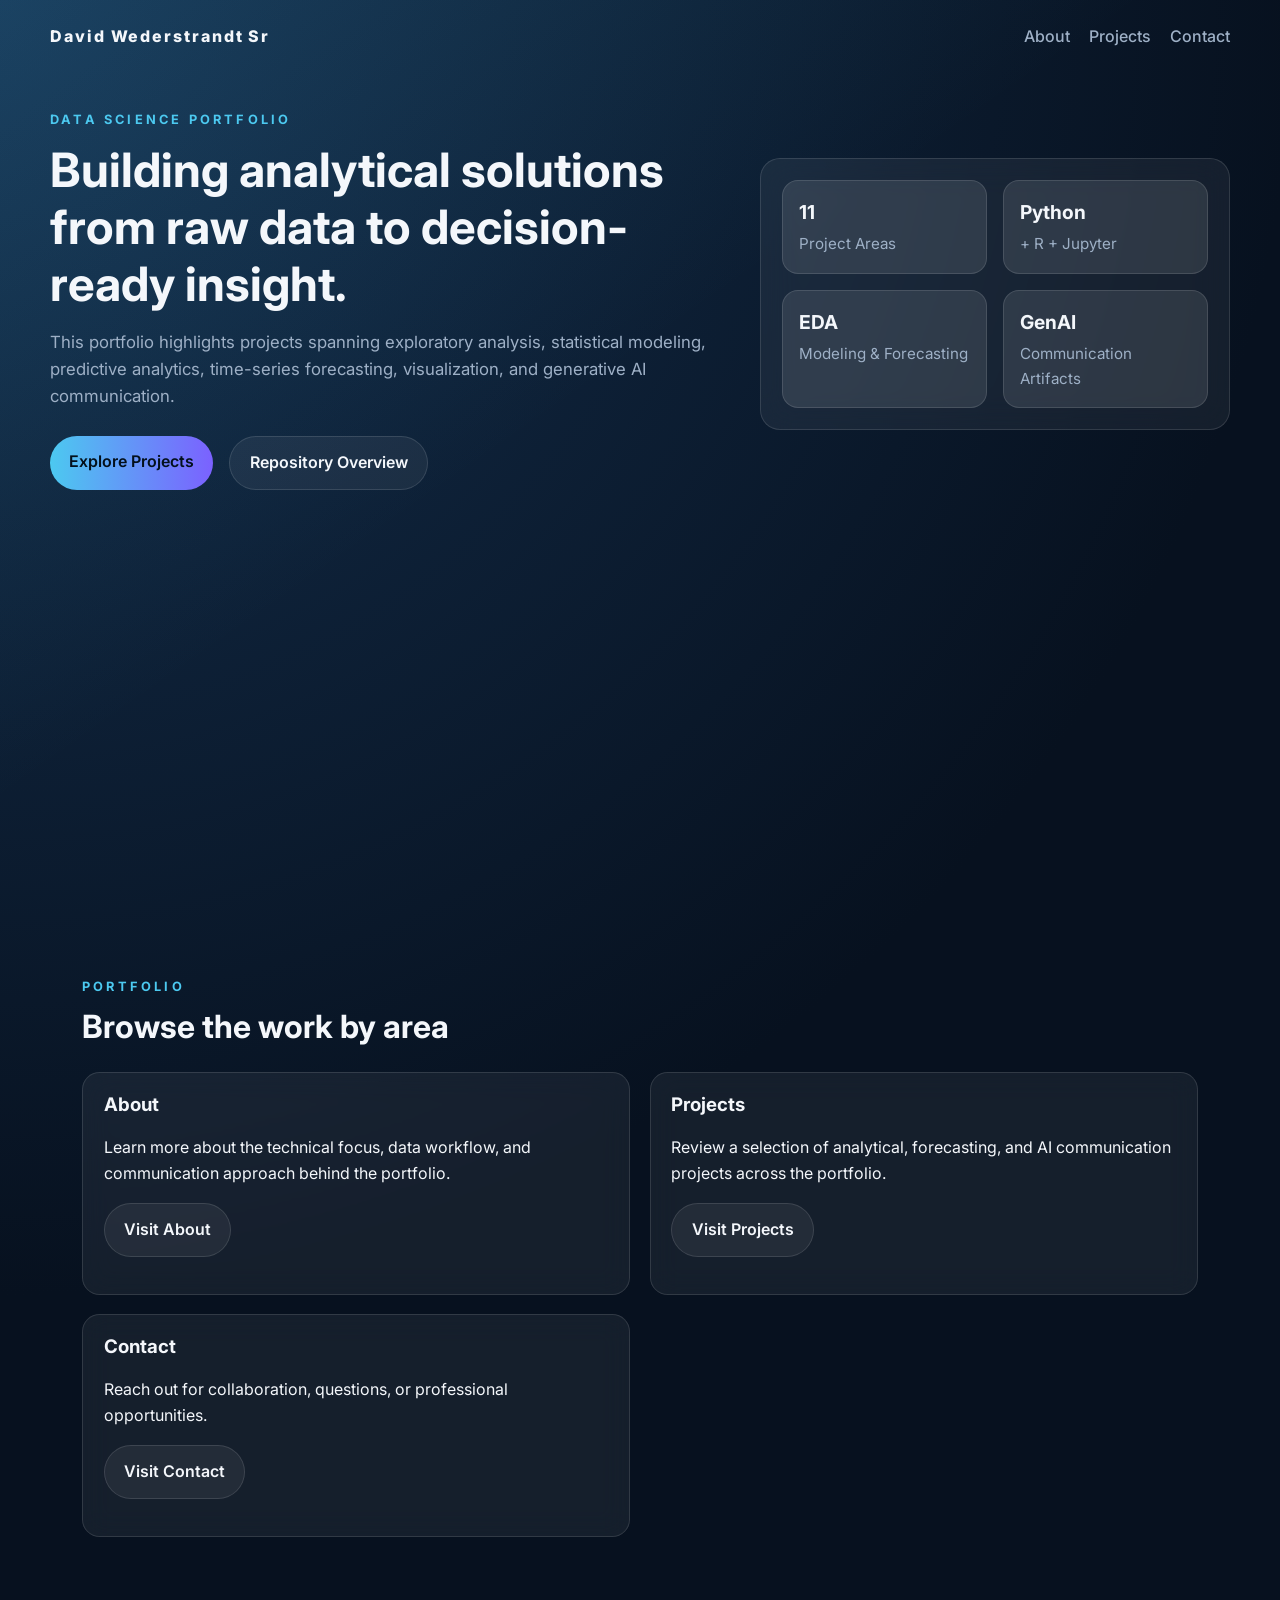
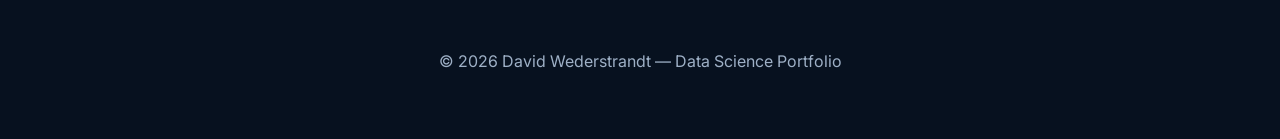
<file: index.html>
<!DOCTYPE html>
<html lang="en">
  <head>
    <meta charset="UTF-8" />
    <meta name="viewport" content="width=device-width, initial-scale=1.0" />
    <meta
      name="description"
      content="Technical data science portfolio showcasing end-to-end analytics, forecasting, visualization, and AI communication projects."
    />
    <title>David Wederstrandt | Data Science Portfolio</title>
    <link rel="preconnect" href="https://fonts.googleapis.com" />
    <link rel="preconnect" href="https://fonts.gstatic.com" crossorigin />
    <link
      href="https://fonts.googleapis.com/css2?family=Inter:wght@400;500;600;700;800&display=swap"
      rel="stylesheet"
    />
    <link rel="stylesheet" href="styles.css" />
  </head>
  <body>
    <header class="hero">
      <nav class="nav">
        <a href="index.html" class="brand">David Wederstrandt Sr</a>
        <div class="nav-links">
          <a href="about.html">About</a>
          <a href="projects.html">Projects</a>
          <a href="contact.html">Contact</a>
        </div>
      </nav>

      <div class="hero-content">
        <div class="hero-copy">
          <p class="eyebrow">Data Science Portfolio</p>
          <h1>Building analytical solutions from raw data to decision-ready insight.</h1>
          <p class="lead">
            This portfolio highlights projects spanning exploratory analysis, statistical modeling,
            predictive analytics, time-series forecasting, visualization, and generative AI communication.
          </p>
          <div class="hero-actions">
            <a class="button primary" href="projects.html">Explore Projects</a>
            <a class="button secondary" href="README.html">Repository Overview</a>
          </div>
        </div>

        <div class="hero-panel">
          <div class="metric-grid">
            <div class="metric-card">
              <strong>11</strong>
              <span>Project Areas</span>
            </div>
            <div class="metric-card">
              <strong>Python</strong>
              <span>+ R + Jupyter</span>
            </div>
            <div class="metric-card">
              <strong>EDA</strong>
              <span>Modeling & Forecasting</span>
            </div>
            <div class="metric-card">
              <strong>GenAI</strong>
              <span>Communication Artifacts</span>
            </div>
          </div>
        </div>
      </div>
    </header>

    <main>
      <section class="section">
        <div class="section-heading">
          <p class="eyebrow">Portfolio</p>
          <h2>Browse the work by area</h2>
        </div>
        <div class="about-grid">
          <div class="card">
            <h3>About</h3>
            <p>Learn more about the technical focus, data workflow, and communication approach behind the portfolio.</p>
            <p><a class="button secondary" href="about.html">Visit About</a></p>
          </div>
          <div class="card">
            <h3>Projects</h3>
            <p>Review a selection of analytical, forecasting, and AI communication projects across the portfolio.</p>
            <p><a class="button secondary" href="projects.html">Visit Projects</a></p>
          </div>
          <div class="card">
            <h3>Contact</h3>
            <p>Reach out for collaboration, questions, or professional opportunities.</p>
            <p><a class="button secondary" href="contact.html">Visit Contact</a></p>
          </div>
        </div>
      </section>
    </main>

    <div id="site-footer"></div>
    <script src="site-shell.js"></script>
  </body>
</html>
</file>
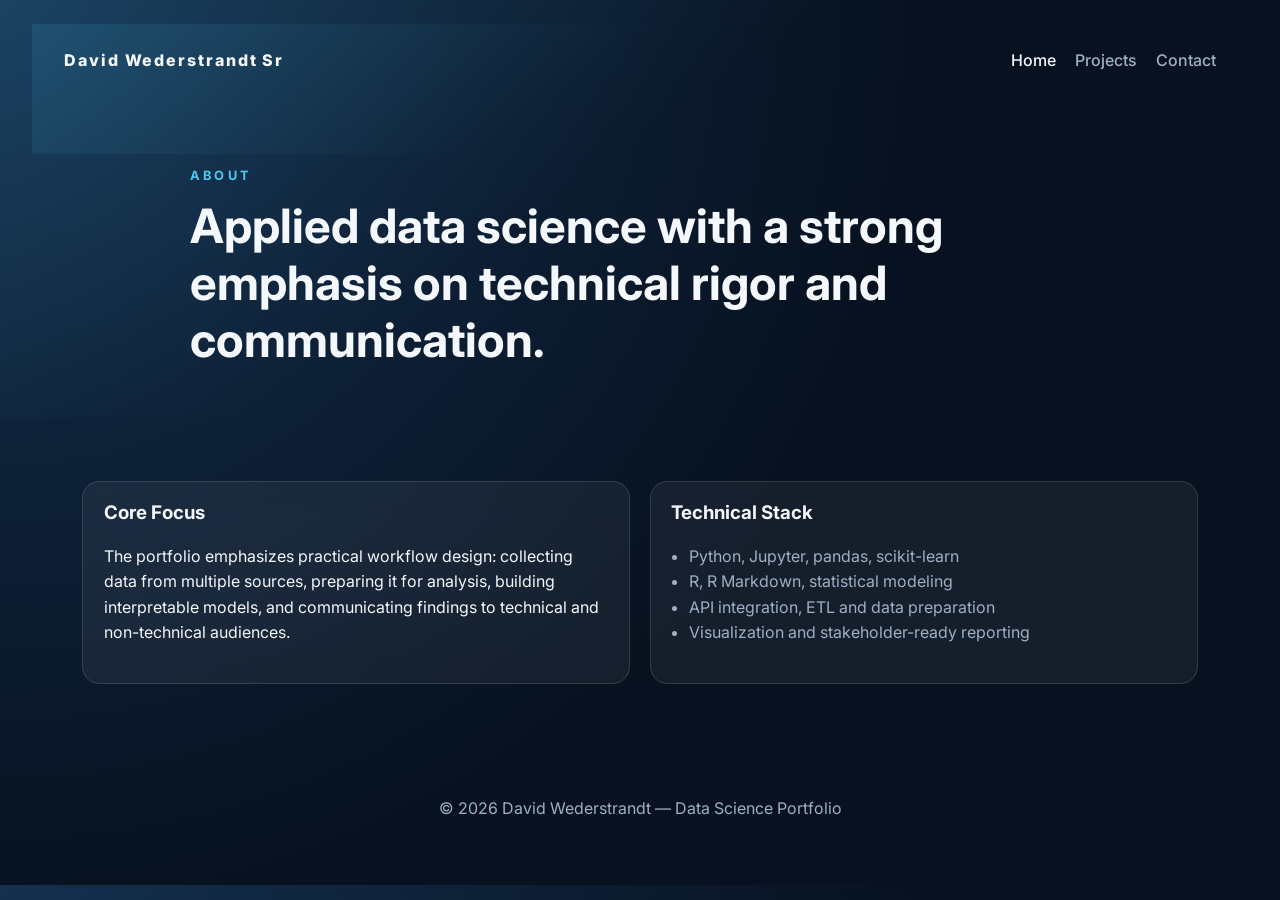
<file: about.html>
<!DOCTYPE html>
<html lang="en">
  <head>
    <meta charset="UTF-8" />
    <meta name="viewport" content="width=device-width, initial-scale=1.0" />
    <title>About | David Wederstrandt</title>
    <link rel="preconnect" href="https://fonts.googleapis.com" />
    <link rel="preconnect" href="https://fonts.gstatic.com" crossorigin />
    <link
      href="https://fonts.googleapis.com/css2?family=Inter:wght@400;500;600;700;800&display=swap"
      rel="stylesheet"
    />
    <link rel="stylesheet" href="styles.css" />
  </head>
  <body>
    <header class="hero subpage">
      <div id="site-header"></div>

      <div class="hero-content narrow">
        <div class="hero-copy">
          <p class="eyebrow">About</p>
          <h1>Applied data science with a strong emphasis on technical rigor and communication.</h1>
        </div>
      </div>
    </header>

    <main>
      <section class="section">
        <div class="about-grid">
          <div class="card">
            <h3>Core Focus</h3>
            <p>
              The portfolio emphasizes practical workflow design: collecting data from multiple sources,
              preparing it for analysis, building interpretable models, and communicating findings to
              technical and non-technical audiences.
            </p>
          </div>
          <div class="card">
            <h3>Technical Stack</h3>
            <ul>
              <li>Python, Jupyter, pandas, scikit-learn</li>
              <li>R, R Markdown, statistical modeling</li>
              <li>API integration, ETL and data preparation</li>
              <li>Visualization and stakeholder-ready reporting</li>
            </ul>
          </div>
        </div>
      </section>
    </main>

    <div id="site-footer"></div>
    <script src="site-shell.js"></script>
  </body>
</html>
</file>
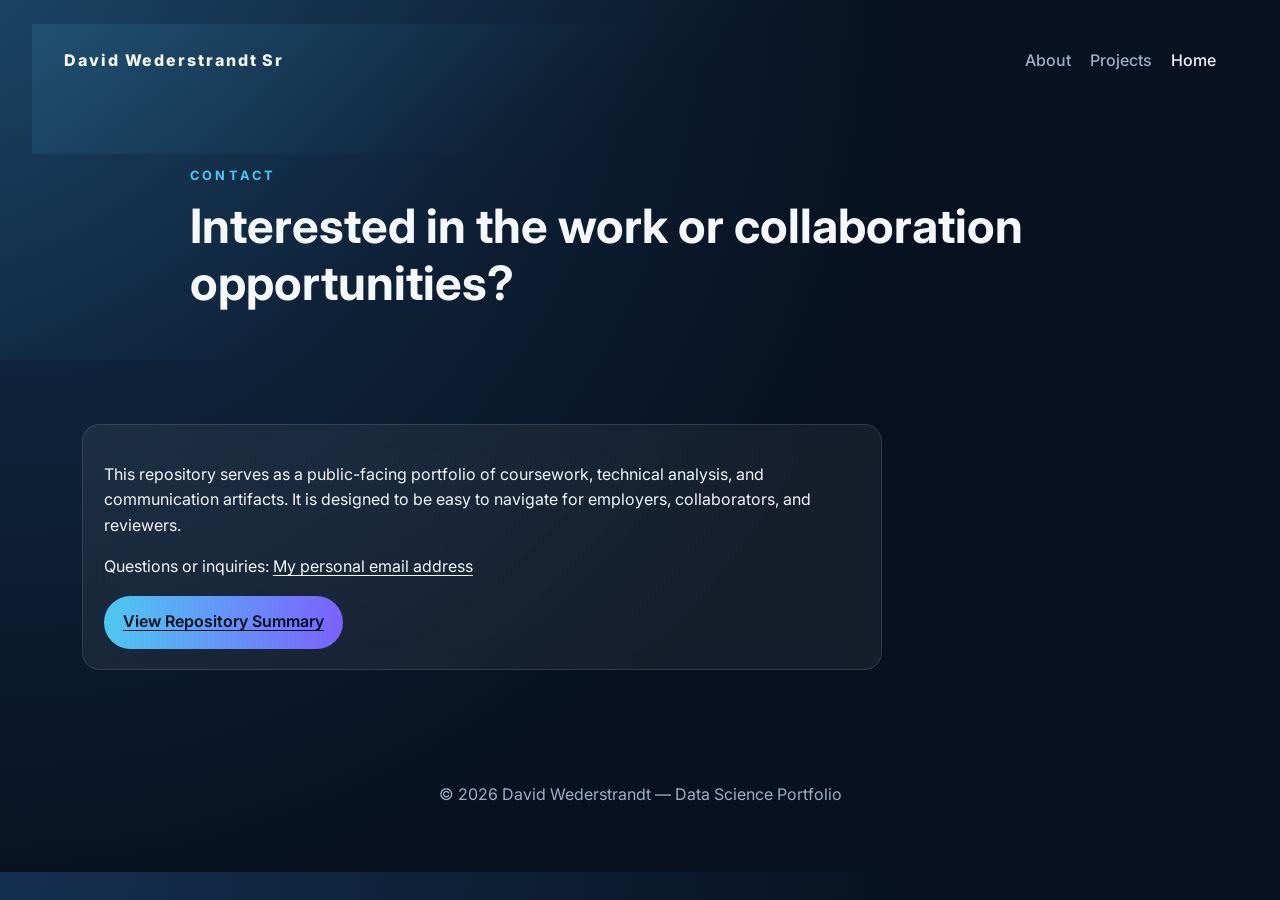
<file: contact.html>
<!DOCTYPE html>
<html lang="en">
  <head>
    <meta charset="UTF-8" />
    <meta name="viewport" content="width=device-width, initial-scale=1.0" />
    <title>Contact | David Wederstrandt</title>
    <link rel="preconnect" href="https://fonts.googleapis.com" />
    <link rel="preconnect" href="https://fonts.gstatic.com" crossorigin />
    <link
      href="https://fonts.googleapis.com/css2?family=Inter:wght@400;500;600;700;800&display=swap"
      rel="stylesheet"
    />
    <link rel="stylesheet" href="styles.css" />
  </head>
  <body>
    <header class="hero subpage">
      <div id="site-header"></div>

      <div class="hero-content narrow">
        <div class="hero-copy">
          <p class="eyebrow">Contact</p>
          <h1>Interested in the work or collaboration opportunities?</h1>
        </div>
      </div>
    </header>

    <main>
      <section class="section">
        <div class="card contact-card">
          <p>
            This repository serves as a public-facing portfolio of coursework, technical analysis, and
            communication artifacts. It is designed to be easy to navigate for employers, collaborators,
            and reviewers.
          </p>
          <p>
            Questions or inquiries:
            <a href="mailto:david.wederstrandtsr@gmail.com">My personal email address</a>
          </p>
          <a class="button primary" href="README.html">View Repository Summary</a>
        </div>
      </section>
    </main>

    <div id="site-footer"></div>
    <script src="site-shell.js"></script>
  </body>
</html>
</file>
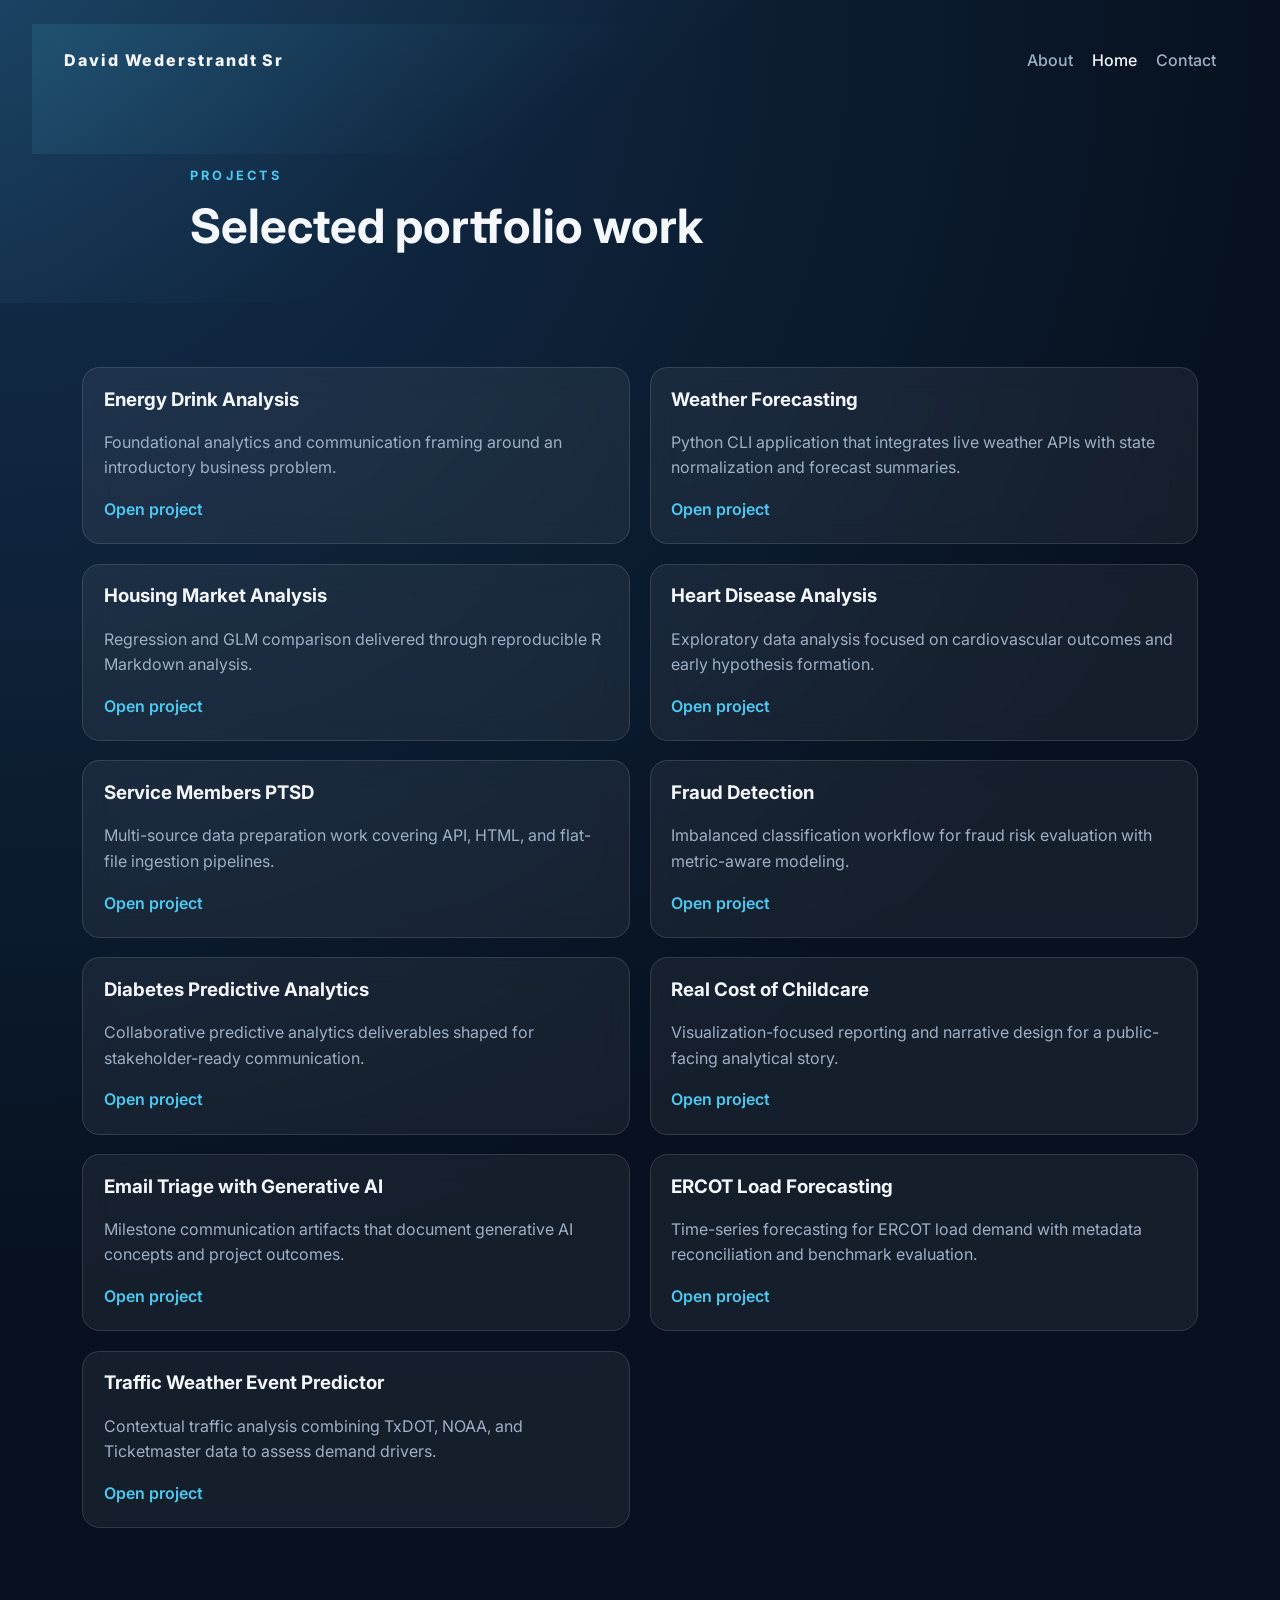
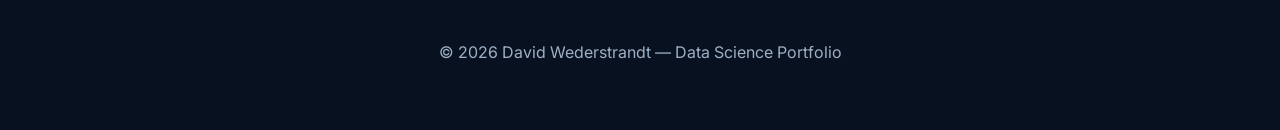
<file: projects.html>
<!DOCTYPE html>
<html lang="en">
  <head>
    <meta charset="UTF-8" />
    <meta name="viewport" content="width=device-width, initial-scale=1.0" />
    <title>Projects | David Wederstrandt</title>
    <link rel="preconnect" href="https://fonts.googleapis.com" />
    <link rel="preconnect" href="https://fonts.gstatic.com" crossorigin />
    <link
      href="https://fonts.googleapis.com/css2?family=Inter:wght@400;500;600;700;800&display=swap"
      rel="stylesheet"
    />
    <link rel="stylesheet" href="styles.css" />
  </head>
  <body>
    <header class="hero subpage">
      <div id="site-header"></div>

      <div class="hero-content narrow">
        <div class="hero-copy">
          <p class="eyebrow">Projects</p>
          <h1>Selected portfolio work</h1>
        </div>
      </div>
    </header>

    <main>
      <section class="section">
        <div class="project-grid">
          <article class="project-card">
            <h3>Energy Drink Analysis</h3>
            <p>Foundational analytics and communication framing around an introductory business problem.</p>
            <a href="https://github.com/dweder70/wederstrandt_data_science_portfolio/tree/main/01.%20Energey%20Drink%20Analysis">Open project</a>
          </article>

          <article class="project-card">
            <h3>Weather Forecasting</h3>
            <p>Python CLI application that integrates live weather APIs with state normalization and forecast summaries.</p>
            <a href="https://github.com/dweder70/wederstrandt_data_science_portfolio/tree/main/02.%20Weather%20Forecasting">Open project</a>
          </article>

          <article class="project-card">
            <h3>Housing Market Analysis</h3>
            <p>Regression and GLM comparison delivered through reproducible R Markdown analysis.</p>
            <a href="https://github.com/dweder70/wederstrandt_data_science_portfolio/tree/main/03.%20Housing%20Market%20Analysis">Open project</a>
          </article>

          <article class="project-card">
            <h3>Heart Disease Analysis</h3>
            <p>Exploratory data analysis focused on cardiovascular outcomes and early hypothesis formation.</p>
            <a href="https://github.com/dweder70/wederstrandt_data_science_portfolio/tree/main/04.%20Heart%20Diease%20Analysis">Open project</a>
          </article>

          <article class="project-card">
            <h3>Service Members PTSD</h3>
            <p>Multi-source data preparation work covering API, HTML, and flat-file ingestion pipelines.</p>
            <a href="https://github.com/dweder70/wederstrandt_data_science_portfolio/tree/main/05.%20Service%20Members%20PTSD">Open project</a>
          </article>

          <article class="project-card">
            <h3>Fraud Detection</h3>
            <p>Imbalanced classification workflow for fraud risk evaluation with metric-aware modeling.</p>
            <a href="https://github.com/dweder70/wederstrandt_data_science_portfolio/tree/main/06.%20Credit%20Card%20Fraud%20Detection%20Analysis">Open project</a>
          </article>

          <article class="project-card">
            <h3>Diabetes Predictive Analytics</h3>
            <p>Collaborative predictive analytics deliverables shaped for stakeholder-ready communication.</p>
            <a href="https://github.com/dweder70/wederstrandt_data_science_portfolio/tree/main/07.%20Diabetes%20Predictive%20Analytics">Open project</a>
          </article>

          <article class="project-card">
            <h3>Real Cost of Childcare</h3>
            <p>Visualization-focused reporting and narrative design for a public-facing analytical story.</p>
            <a href="https://github.com/dweder70/wederstrandt_data_science_portfolio/tree/main/08.%20The%20Real%20Cost%20of%20Childcare">Open project</a>
          </article>

          <article class="project-card">
            <h3>Email Triage with Generative AI</h3>
            <p>Milestone communication artifacts that document generative AI concepts and project outcomes.</p>
            <a href="https://github.com/dweder70/wederstrandt_data_science_portfolio/tree/main/09.%20Email%20Triage%20Using%20Generative_AI">Open project</a>
          </article>

          <article class="project-card">
            <h3>ERCOT Load Forecasting</h3>
            <p>Time-series forecasting for ERCOT load demand with metadata reconciliation and benchmark evaluation.</p>
            <a href="https://github.com/dweder70/wederstrandt_data_science_portfolio/tree/main/10.%20ERCOT%20Load%20Forecasting">Open project</a>
          </article>

          <article class="project-card">
            <h3>Traffic Weather Event Predictor</h3>
            <p>Contextual traffic analysis combining TxDOT, NOAA, and Ticketmaster data to assess demand drivers.</p>
            <a href="https://github.com/dweder70/wederstrandt_data_science_portfolio/tree/main/11.%20Traffic%20Weather%20Event%20Predictor">Open project</a>
          </article>
        </div>
      </section>
    </main>

    <div id="site-footer"></div>
    <script src="site-shell.js"></script>
  </body>
</html>
</file>
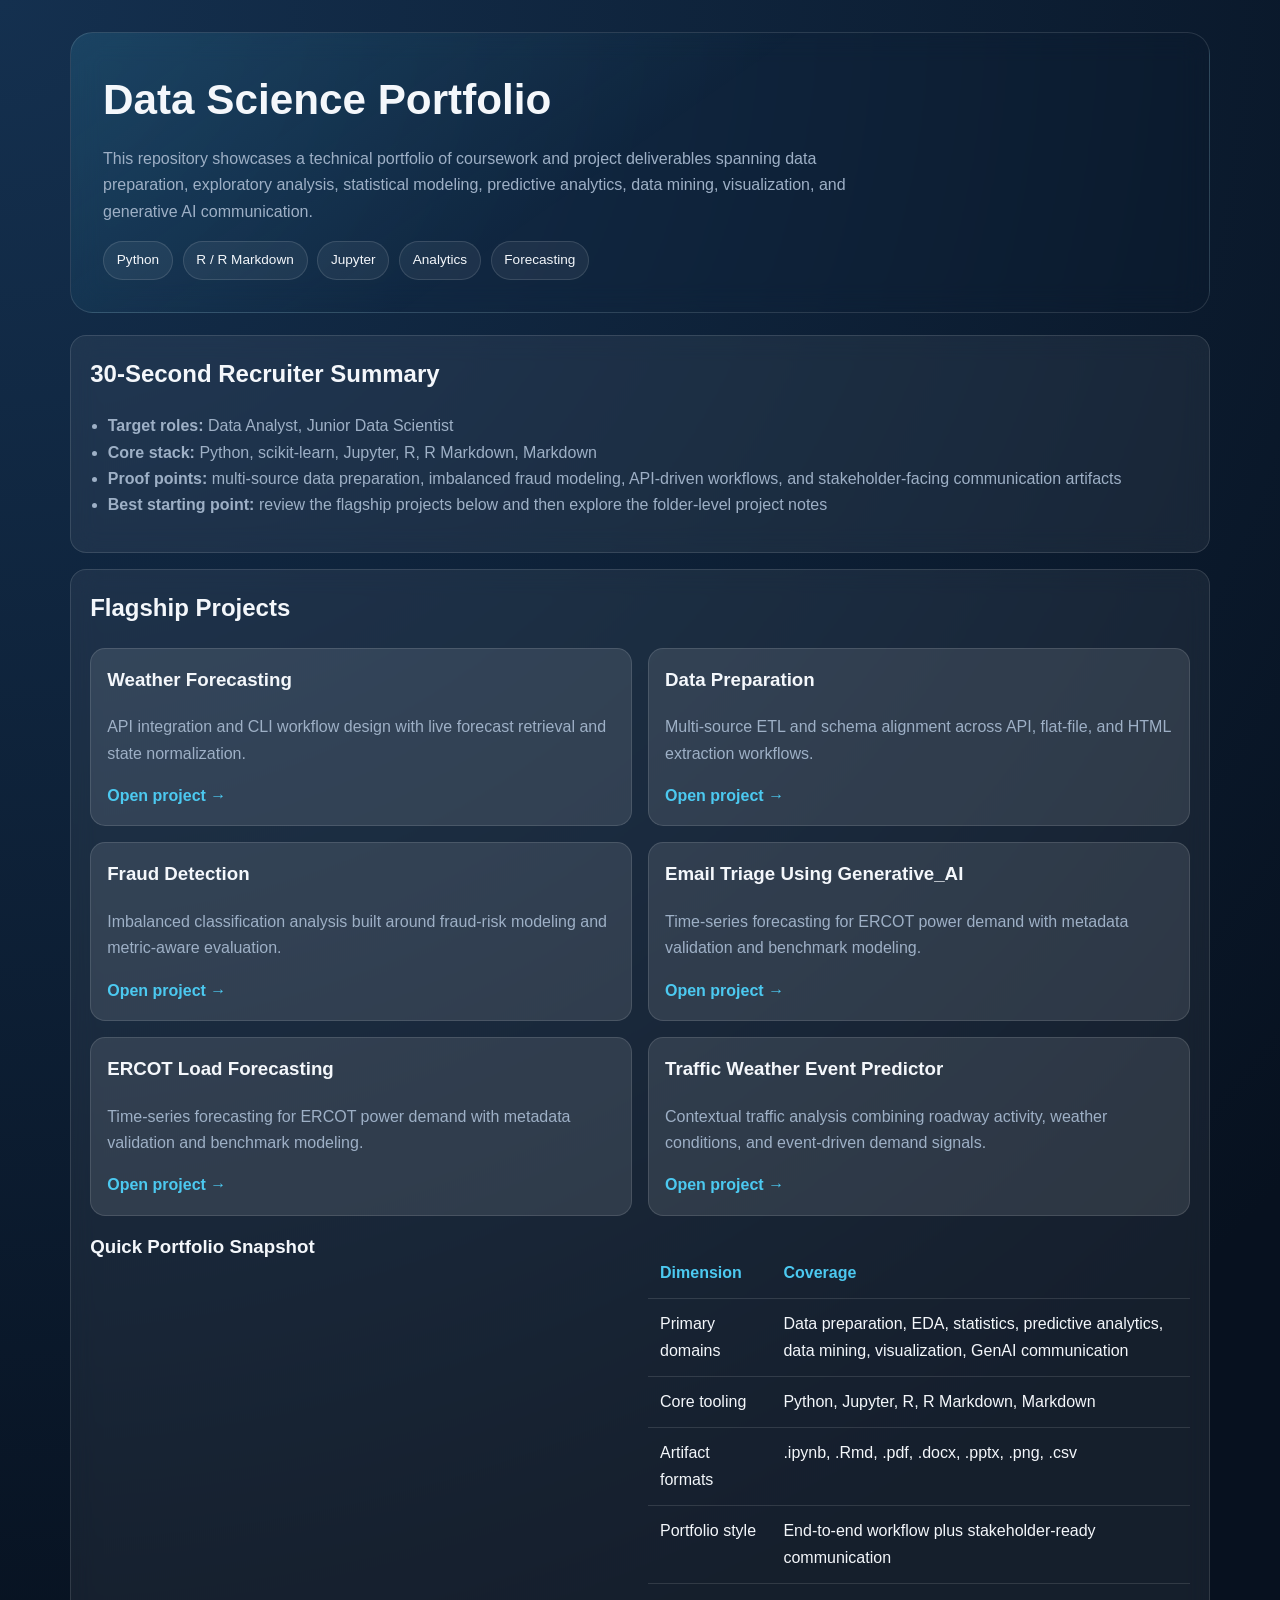
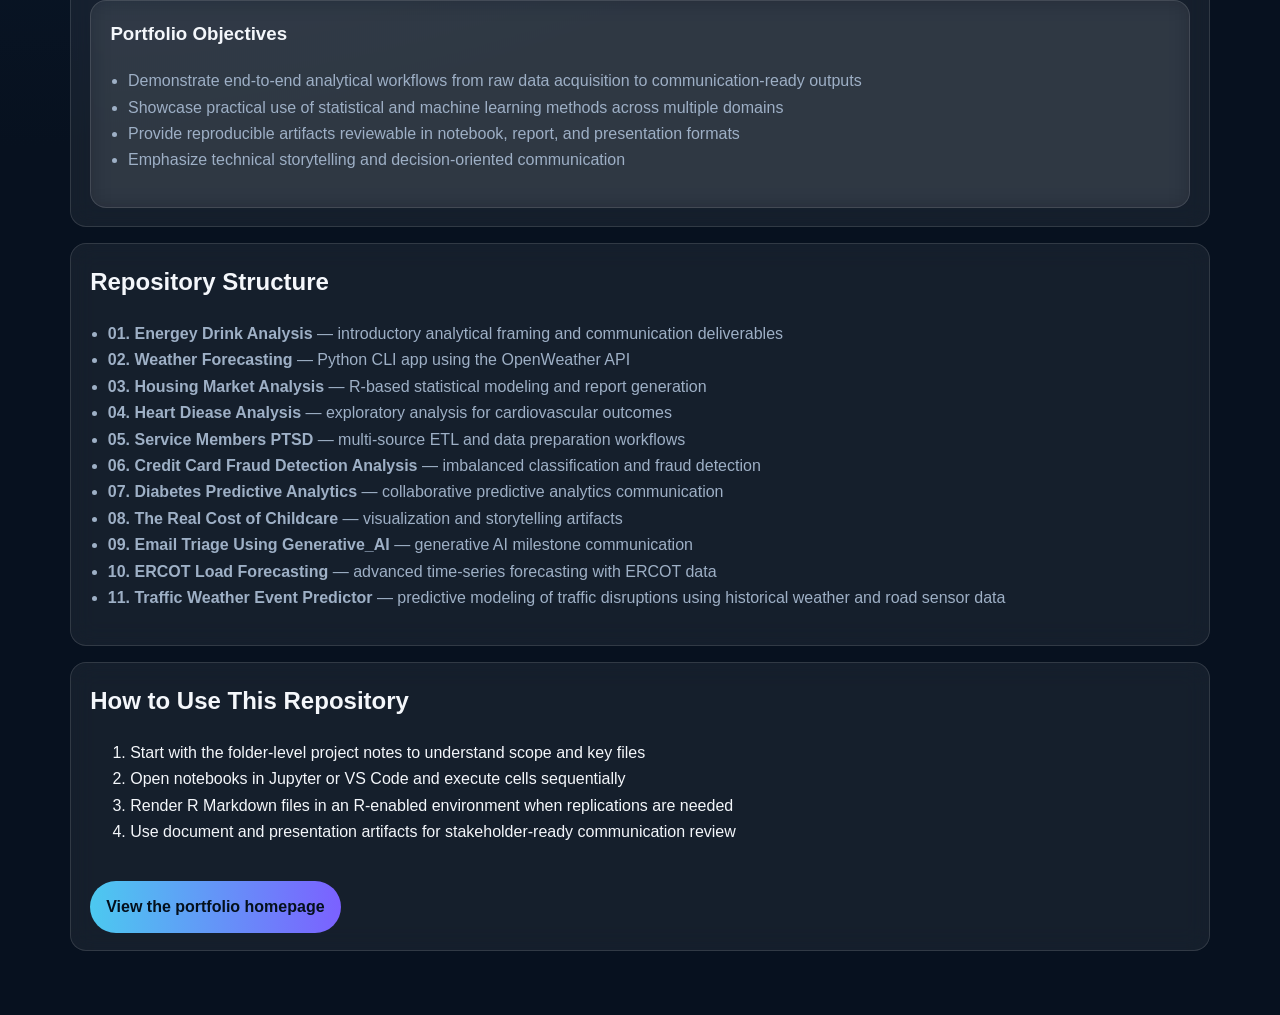
<file: README.html>
<!DOCTYPE html>
<html lang="en">
  <head>
    <meta charset="UTF-8" />
    <meta name="viewport" content="width=device-width, initial-scale=1.0" />
    <title>Data Science Portfolio</title>
    <style>
      :root {
        --bg: #07111f;
        --bg-soft: #0f1c2e;
        --surface: rgba(255, 255, 255, 0.06);
        --surface-strong: rgba(255, 255, 255, 0.1);
        --text: #f4f7fb;
        --muted: #9eb0c6;
        --accent: #4cc9f0;
        --accent-2: #7b61ff;
        --border: rgba(255, 255, 255, 0.12);
      }

      * { box-sizing: border-box; }
      body {
        margin: 0;
        font-family: Inter, "Segoe UI", Roboto, Arial, sans-serif;
        line-height: 1.65;
        color: var(--text);
        background: radial-gradient(circle at top left, #14304f, var(--bg) 60%);
      }
      a { color: inherit; text-decoration: none; }
      .container {
        max-width: 1180px;
        margin: 0 auto;
        padding: 2rem 1.25rem 4rem;
      }
      .hero {
        background: linear-gradient(145deg, rgba(76, 201, 240, 0.14), transparent 48%);
        border: 1px solid var(--border);
        border-radius: 1.4rem;
        padding: 2rem;
        margin-bottom: 1.4rem;
        backdrop-filter: blur(14px);
      }
      .hero h1 { margin: 0 0 0.7rem; font-size: clamp(2rem, 3.3vw, 2.8rem); }
      .hero p { margin: 0; color: var(--muted); max-width: 780px; }
      .badges { display: flex; flex-wrap: wrap; gap: 0.6rem; margin-top: 1rem; }
      .badge {
        display: inline-block;
        padding: 0.45rem 0.8rem;
        border-radius: 999px;
        font-size: 0.85rem;
        background: var(--surface);
        border: 1px solid var(--border);
        color: var(--text);
      }
      .grid { display: grid; grid-template-columns: repeat(2, minmax(0, 1fr)); gap: 1rem; }
      .card {
        background: var(--surface);
        border: 1px solid var(--border);
        border-radius: 1rem;
        padding: 1.1rem 1.2rem;
        backdrop-filter: blur(12px);
      }
      h2, h3 { margin-top: 0; }
      ul { padding-left: 1.1rem; color: var(--muted); }
      table { width: 100%; border-collapse: collapse; margin: 1rem 0; }
      th, td { text-align: left; padding: 0.75rem; border-bottom: 1px solid var(--border); vertical-align: top; }
      th { color: var(--accent); }
      .project-list { display: grid; grid-template-columns: repeat(2, minmax(0, 1fr)); gap: 1rem; }
      .project-item {
        background: var(--surface-strong);
        border: 1px solid var(--border);
        border-radius: 0.95rem;
        padding: 1rem;
      }
      .project-item a { color: var(--accent); font-weight: 600; }
      .muted { color: var(--muted); }
      .cta { margin-top: 1.2rem; display: inline-block; padding: 0.8rem 1rem; border-radius: 999px; background: linear-gradient(90deg, var(--accent), var(--accent-2)); color: #04101c; font-weight: 700; }
      @media (max-width: 780px) {
        .grid, .project-list { grid-template-columns: 1fr; }
        .hero { padding: 1.3rem; }
      }
    </style>
  </head>
  <body>
    <div class="container">
      <section class="hero">
        <h1>Data Science Portfolio</h1>
        <p>
          This repository showcases a technical portfolio of coursework and project deliverables spanning data preparation,
          exploratory analysis, statistical modeling, predictive analytics, data mining, visualization, and generative AI communication.
        </p>
        <div class="badges">
          <span class="badge">Python</span>
          <span class="badge">R / R Markdown</span>
          <span class="badge">Jupyter</span>
          <span class="badge">Analytics</span>
          <span class="badge">Forecasting</span>
        </div>
      </section>

      <section class="card" style="margin-bottom: 1rem;">
        <h2>30-Second Recruiter Summary</h2>
        <ul>
          <li><strong>Target roles:</strong> Data Analyst, Junior Data Scientist</li>
          <li><strong>Core stack:</strong> Python, scikit-learn, Jupyter, R, R Markdown, Markdown</li>
          <li><strong>Proof points:</strong> multi-source data preparation, imbalanced fraud modeling, API-driven workflows, and stakeholder-facing communication artifacts</li>
          <li><strong>Best starting point:</strong> review the flagship projects below and then explore the folder-level project notes</li>
        </ul>
      </section>

      <section class="card" style="margin-bottom: 1rem;">
        <h2>Flagship Projects</h2>
        <div class="project-list">
          <div class="project-item">
            <h3>Weather Forecasting</h3>
            <p class="muted">API integration and CLI workflow design with live forecast retrieval and state normalization.</p>
            <a href="https://github.com/dweder70/wederstrandt_data_science_portfolio/tree/main/02.%20Weather%20Forecasting">Open project →</a>
          </div>
          <div class="project-item">
            <h3>Data Preparation</h3>
            <p class="muted">Multi-source ETL and schema alignment across API, flat-file, and HTML extraction workflows.</p>
            <a href="https://github.com/dweder70/wederstrandt_data_science_portfolio/tree/main/05.%20Service%20Members%20PTSD">Open project →</a>
          </div>
          <div class="project-item">
            <h3>Fraud Detection</h3>
            <p class="muted">Imbalanced classification analysis built around fraud-risk modeling and metric-aware evaluation.</p>
            <a href="https://github.com/dweder70/wederstrandt_data_science_portfolio/tree/main/06.%20Credit%20Card%20Fraud%20Detection%20Analysis">Open project →</a>
          </div>
          <div class="project-item">
            <h3>Email Triage Using Generative_AI</h3>
            <p class="muted">Time-series forecasting for ERCOT power demand with metadata validation and benchmark modeling.</p>
            <a href="https://github.com/dweder70/wederstrandt_data_science_portfolio/tree/main/09.%20Email%20Triage%20Using%20Generative_AI">Open project →</a>
          </div>
          <div class="project-item">
            <h3>ERCOT Load Forecasting</h3>
            <p class="muted">Time-series forecasting for ERCOT power demand with metadata validation and benchmark modeling.</p>
            <a href="https://github.com/dweder70/wederstrandt_data_science_portfolio/tree/main/10.%20ERCOT%20Load%20Forecasting">Open project →</a>
          </div>          
          <div class="project-item">
            <h3>Traffic Weather Event Predictor</h3>
            <p class="muted">Contextual traffic analysis combining roadway activity, weather conditions, and event-driven demand signals.</p>
            <a href="https://github.com/dweder70/wederstrandt_data_science_portfolio/tree/main/11.%20Traffic%20Weather%20Event%20Predictor">Open project →</a>
          </div>
          <h3>Quick Portfolio Snapshot</h3>
          <table>
            <tr><th>Dimension</th><th>Coverage</th></tr>
            <tr><td>Primary domains</td><td>Data preparation, EDA, statistics, predictive analytics, data mining, visualization, GenAI communication</td></tr>
            <tr><td>Core tooling</td><td>Python, Jupyter, R, R Markdown, Markdown</td></tr>
            <tr><td>Artifact formats</td><td>.ipynb, .Rmd, .pdf, .docx, .pptx, .png, .csv</td></tr>
            <tr><td>Portfolio style</td><td>End-to-end workflow plus stakeholder-ready communication</td></tr>
          </table>
        </div>
        <div class="card">
          <h3>Portfolio Objectives</h3>
          <ul>
            <li>Demonstrate end-to-end analytical workflows from raw data acquisition to communication-ready outputs</li>
            <li>Showcase practical use of statistical and machine learning methods across multiple domains</li>
            <li>Provide reproducible artifacts reviewable in notebook, report, and presentation formats</li>
            <li>Emphasize technical storytelling and decision-oriented communication</li>
          </ul>
        </div>
      </section>

      <section class="card" style="margin-bottom: 1rem;">
        <h2>Repository Structure</h2>
        <ul>
          <li><strong>01. Energey Drink Analysis</strong> — introductory analytical framing and communication deliverables</li>
          <li><strong>02. Weather Forecasting</strong> — Python CLI app using the OpenWeather API</li>
          <li><strong>03. Housing Market Analysis</strong> — R-based statistical modeling and report generation</li>
          <li><strong>04. Heart Diease Analysis</strong> — exploratory analysis for cardiovascular outcomes</li>
          <li><strong>05. Service Members PTSD</strong> — multi-source ETL and data preparation workflows</li>
          <li><strong>06. Credit Card Fraud Detection Analysis</strong> — imbalanced classification and fraud detection</li>
          <li><strong>07. Diabetes Predictive Analytics</strong> — collaborative predictive analytics communication</li>
          <li><strong>08. The Real Cost of Childcare</strong> — visualization and storytelling artifacts</li>
          <li><strong>09. Email Triage Using Generative_AI</strong> — generative AI milestone communication</li>
          <li><strong>10. ERCOT Load Forecasting</strong> — advanced time-series forecasting with ERCOT data</li>
          <li><strong>11. Traffic Weather Event Predictor</strong> — predictive modeling of traffic disruptions using historical weather and road sensor data</li>
        </ul>
      </section>

      <section class="card">
        <h2>How to Use This Repository</h2>
        <ol>
          <li>Start with the folder-level project notes to understand scope and key files</li>
          <li>Open notebooks in Jupyter or VS Code and execute cells sequentially</li>
          <li>Render R Markdown files in an R-enabled environment when replications are needed</li>
          <li>Use document and presentation artifacts for stakeholder-ready communication review</li>
        </ol>
        <a class="cta" href="index.html">View the portfolio homepage</a>
      </section>
    </div>
  </body>
</html>
</file>
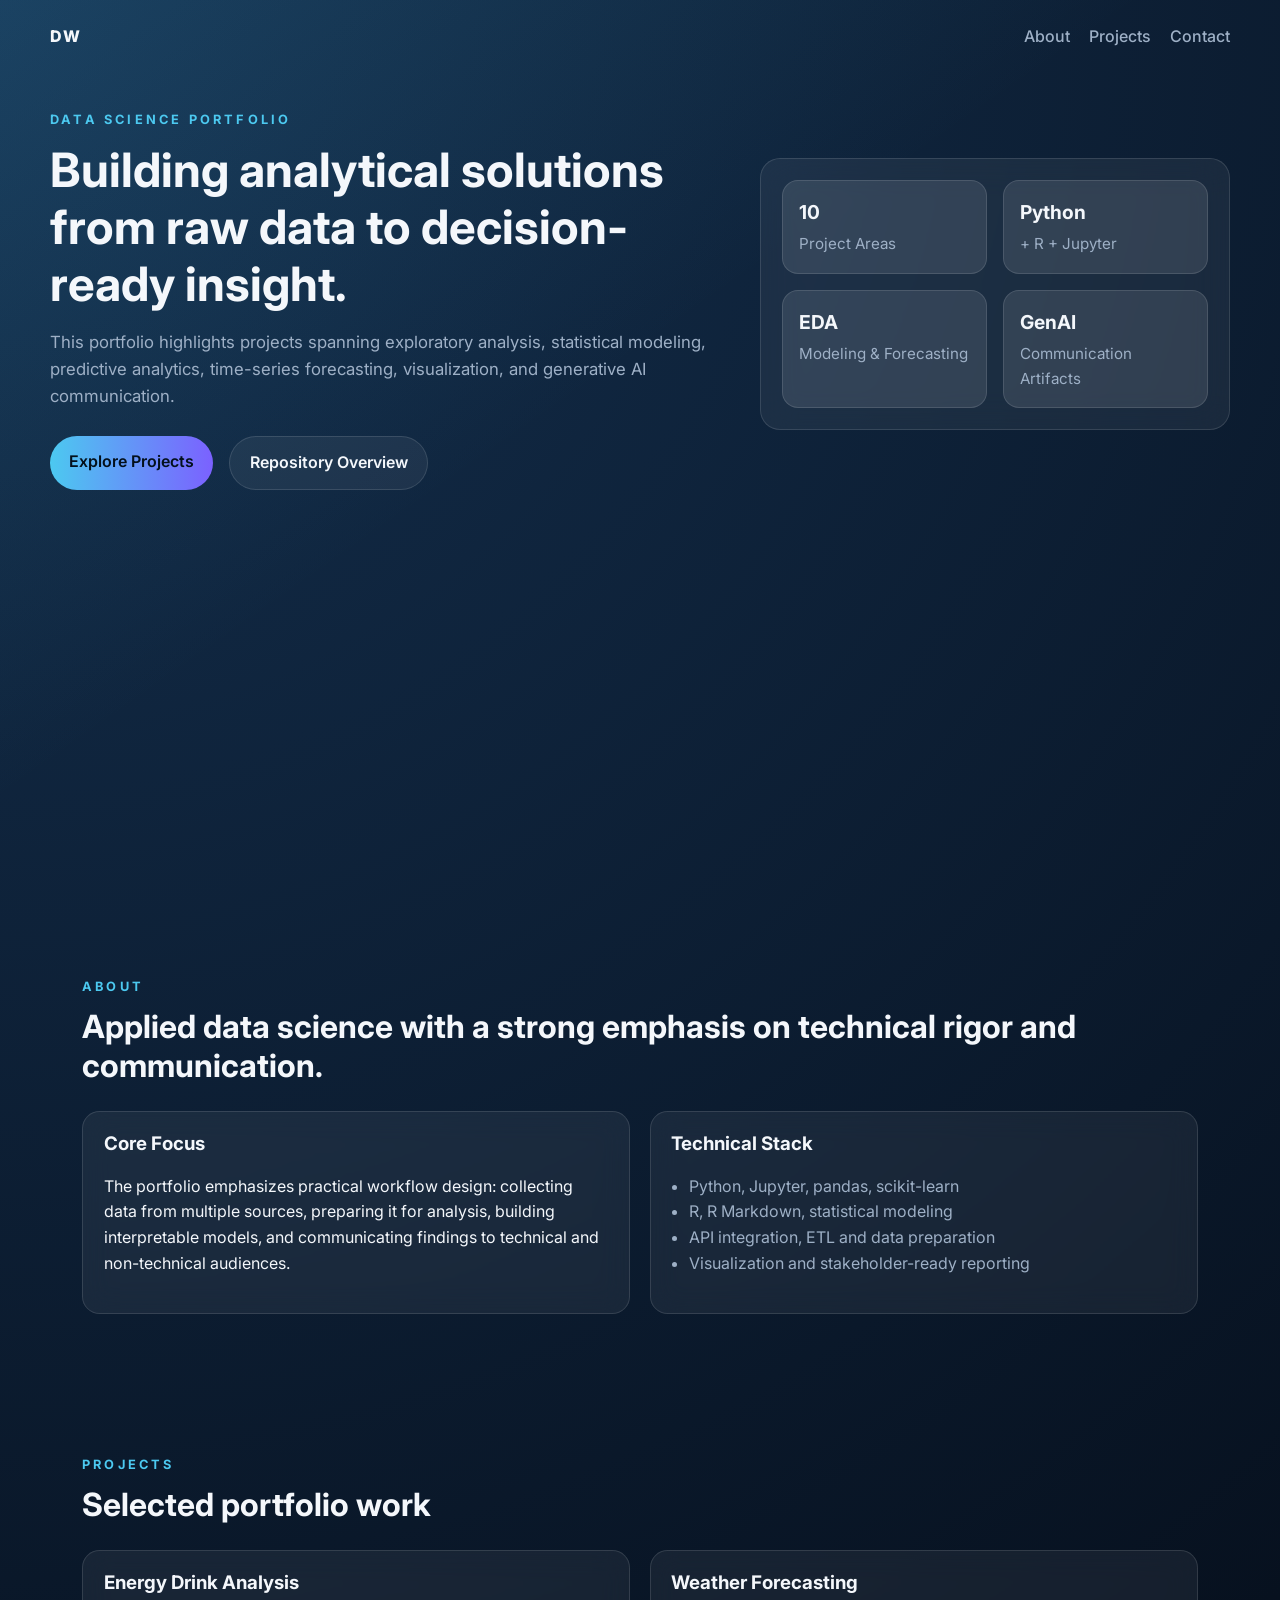
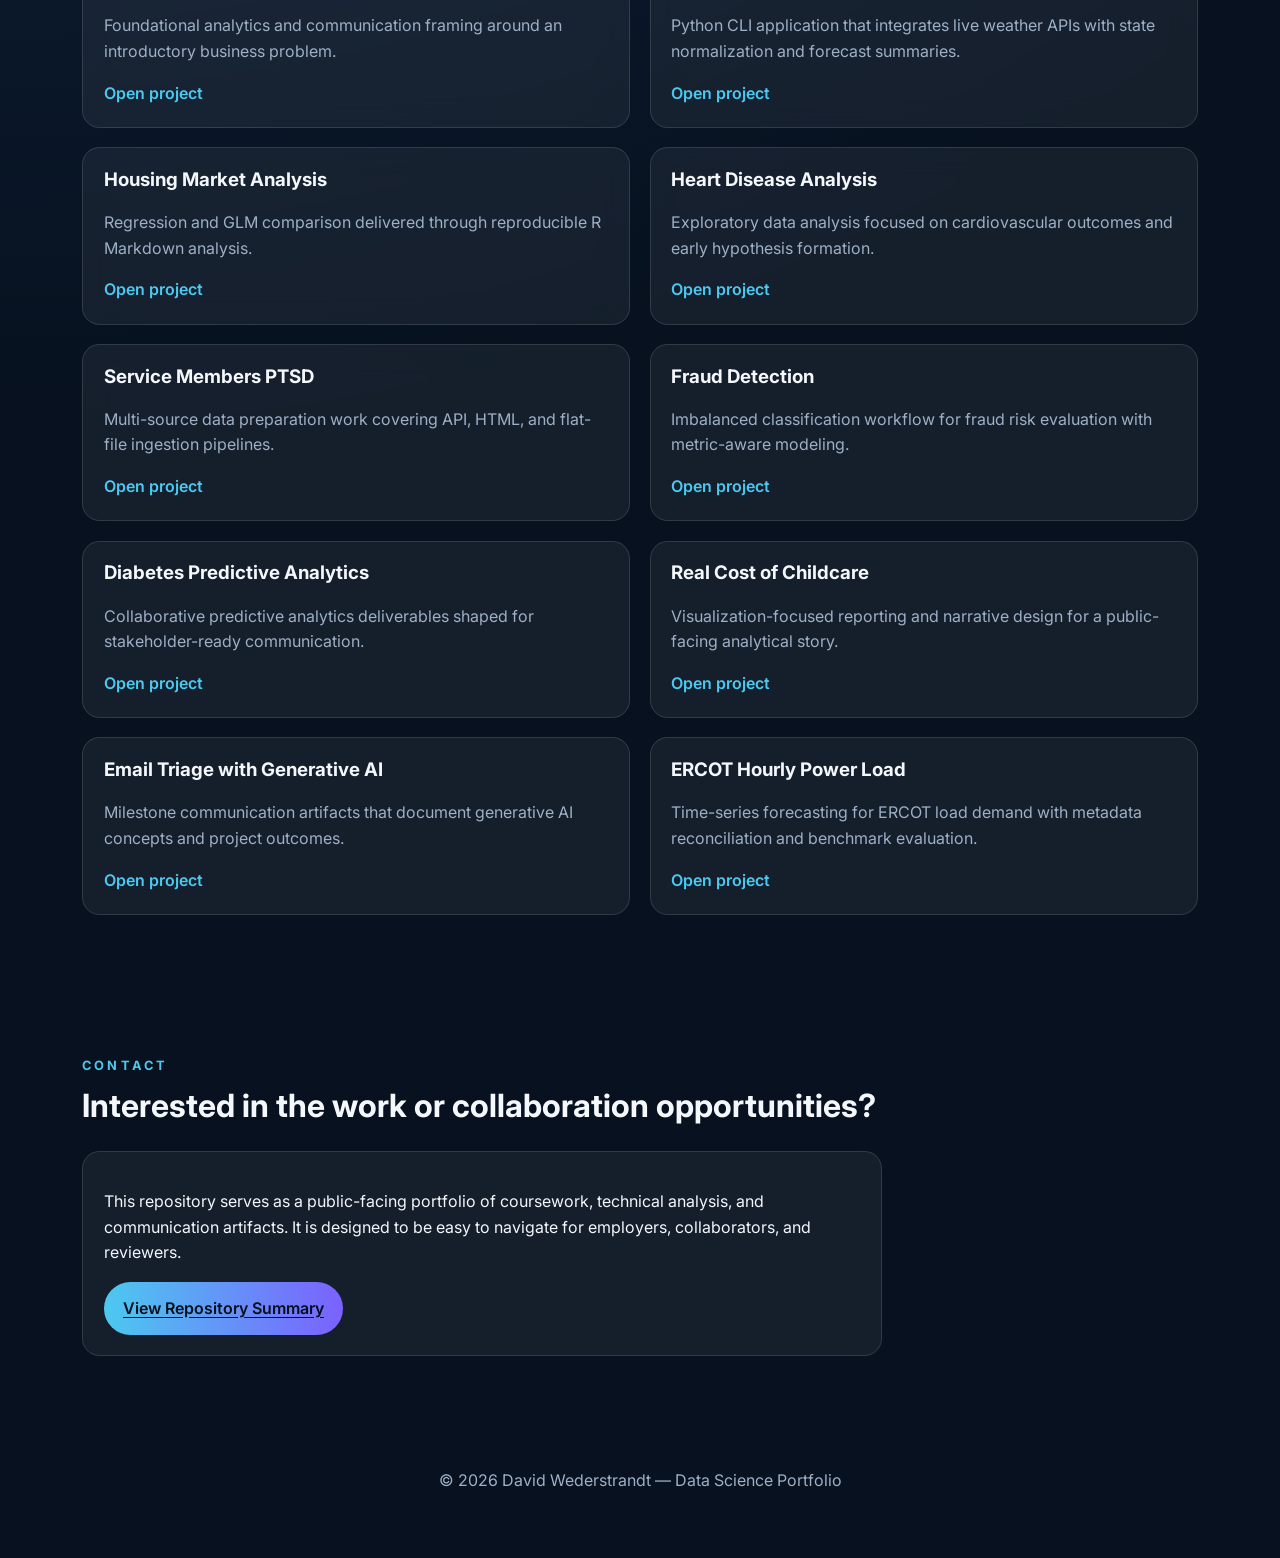
<file: wederstrandt_data_science_portfolio.html>
<!DOCTYPE html>
<html lang="en">
  <head>
    <meta charset="UTF-8" />
    <meta name="viewport" content="width=device-width, initial-scale=1.0" />
    <meta
      name="description"
      content="Technical data science portfolio showcasing end-to-end analytics, forecasting, visualization, and AI communication projects."
    />
    <title>David Wederstrandt | Data Science Portfolio</title>
    <link rel="preconnect" href="https://fonts.googleapis.com" />
    <link rel="preconnect" href="https://fonts.gstatic.com" crossorigin />
    <link
      href="https://fonts.googleapis.com/css2?family=Inter:wght@400;500;600;700;800&display=swap"
      rel="stylesheet"
    />
    <link rel="stylesheet" href="styles.css" />
  </head>
  <body>
    <header class="hero">
      <nav class="nav">
        <a href="#about" class="brand">DW</a>
        <div class="nav-links">
          <a href="#about">About</a>
          <a href="#projects">Projects</a>
          <a href="#contact">Contact</a>
        </div>
      </nav>

      <div class="hero-content">
        <div class="hero-copy">
          <p class="eyebrow">Data Science Portfolio</p>
          <h1>Building analytical solutions from raw data to decision-ready insight.</h1>
          <p class="lead">
            This portfolio highlights projects spanning exploratory analysis, statistical modeling,
            predictive analytics, time-series forecasting, visualization, and generative AI communication.
          </p>
          <div class="hero-actions">
            <a class="button primary" href="#projects">Explore Projects</a>
            <a class="button secondary" href="README.html">Repository Overview</a>
          </div>
        </div>

        <div class="hero-panel">
          <div class="metric-grid">
            <div class="metric-card">
              <strong>10</strong>
              <span>Project Areas</span>
            </div>
            <div class="metric-card">
              <strong>Python</strong>
              <span>+ R + Jupyter</span>
            </div>
            <div class="metric-card">
              <strong>EDA</strong>
              <span>Modeling & Forecasting</span>
            </div>
            <div class="metric-card">
              <strong>GenAI</strong>
              <span>Communication Artifacts</span>
            </div>
          </div>
        </div>
      </div>
    </header>

    <main>
      <section id="about" class="section">
        <div class="section-heading">
          <p class="eyebrow">About</p>
          <h2>Applied data science with a strong emphasis on technical rigor and communication.</h2>
        </div>
        <div class="about-grid">
          <div class="card">
            <h3>Core Focus</h3>
            <p>
              The portfolio emphasizes practical workflow design: collecting data from multiple sources,
              preparing it for analysis, building interpretable models, and communicating findings to
              technical and non-technical audiences.
            </p>
          </div>
          <div class="card">
            <h3>Technical Stack</h3>
            <ul>
              <li>Python, Jupyter, pandas, scikit-learn</li>
              <li>R, R Markdown, statistical modeling</li>
              <li>API integration, ETL and data preparation</li>
              <li>Visualization and stakeholder-ready reporting</li>
            </ul>
          </div>
        </div>
      </section>

      <section id="projects" class="section">
        <div class="section-heading">
          <p class="eyebrow">Projects</p>
          <h2>Selected portfolio work</h2>
        </div>

        <div class="project-grid">
          <article class="project-card">
            <h3>Energy Drink Analysis</h3>
            <p>Foundational analytics and communication framing around an introductory business problem.</p>
            <a href="https://github.com/dweder70/wederstrandt_data_science_portfolio/tree/main/01.%20Energey%20Drink%20Analysis">Open project</a>
          </article>

          <article class="project-card">
            <h3>Weather Forecasting</h3>
            <p>Python CLI application that integrates live weather APIs with state normalization and forecast summaries.</p>
            <a href="https://github.com/dweder70/wederstrandt_data_science_portfolio/tree/main/02.%20Weather%20Forecasting">Open project</a>
          </article>

          <article class="project-card">
            <h3>Housing Market Analysis</h3>
            <p>Regression and GLM comparison delivered through reproducible R Markdown analysis.</p>
            <a href="https://github.com/dweder70/wederstrandt_data_science_portfolio/tree/main/03.%20Housing%20Market%20Analysis">Open project</a>
          </article>

          <article class="project-card">
            <h3>Heart Disease Analysis</h3>
            <p>Exploratory data analysis focused on cardiovascular outcomes and early hypothesis formation.</p>
            <a href="https://github.com/dweder70/wederstrandt_data_science_portfolio/tree/main/03.%20Housing%20Market%20Analysis">Open project</a>
          </article>

          <article class="project-card">
            <h3>Service Members PTSD</h3>
            <p>Multi-source data preparation work covering API, HTML, and flat-file ingestion pipelines.</p>
            <a href="https://github.com/dweder70/wederstrandt_data_science_portfolio/tree/main/05.%20Service%20Members%20PTSD">Open project</a>
          </article>

          <article class="project-card">
            <h3>Fraud Detection</h3>
            <p>Imbalanced classification workflow for fraud risk evaluation with metric-aware modeling.</p>
            <a href="https://github.com/dweder70/wederstrandt_data_science_portfolio/tree/main/06.%20Credit%20Card%20Fraud%20Detection%20Analysis">Open project</a>
          </article>

          <article class="project-card">
            <h3>Diabetes Predictive Analytics</h3>
            <p>Collaborative predictive analytics deliverables shaped for stakeholder-ready communication.</p>
            <a href="https://github.com/dweder70/wederstrandt_data_science_portfolio/tree/main/07.%20Diabetes%20Predictive%20Analytics">Open project</a>
          </article>

          <article class="project-card">
            <h3>Real Cost of Childcare</h3>
            <p>Visualization-focused reporting and narrative design for a public-facing analytical story.</p>
            <a href="https://github.com/dweder70/wederstrandt_data_science_portfolio/tree/main/08.%20The%20Real%20Cost%20of%20Childcare">Open project</a>
          </article>

          <article class="project-card">
            <h3>Email Triage with Generative AI</h3>
            <p>Milestone communication artifacts that document generative AI concepts and project outcomes.</p>
            <a href="https://github.com/dweder70/wederstrandt_data_science_portfolio/tree/main/09.%20Email%20Triage%20Using%20Generative_AI">Open project</a>
          </article>

          <article class="project-card">
            <h3>ERCOT Hourly Power Load</h3>
            <p>Time-series forecasting for ERCOT load demand with metadata reconciliation and benchmark evaluation.</p>
            <a href="https://github.com/dweder70/wederstrandt_data_science_portfolio/tree/main/09.%20Email%20Triage%20Using%20Generative_AI">Open project</a>
          </article>
        </div>
      </section>

      <section id="contact" class="section">
        <div class="section-heading">
          <p class="eyebrow">Contact</p>
          <h2>Interested in the work or collaboration opportunities?</h2>
        </div>
        <div class="card contact-card">
          <p>
            This repository serves as a public-facing portfolio of coursework, technical analysis, and
            communication artifacts. It is designed to be easy to navigate for employers, collaborators,
            and reviewers.
          </p>
          <a class="button primary" href="README.html">View Repository Summary</a>
        </div>
      </section>
    </main>

    <footer>
      <p>© 2026 David Wederstrandt — Data Science Portfolio</p>
    </footer>
  </body>
</html>
</file>
<file: styles.css>
:root {
  --bg: #07111f;
  --bg-soft: #0e1b2e;
  --surface: rgba(255, 255, 255, 0.06);
  --surface-strong: rgba(255, 255, 255, 0.1);
  --text: #f4f7fb;
  --muted: #9eb0c6;
  --accent: #4cc9f0;
  --accent-2: #7b61ff;
  --border: rgba(255, 255, 255, 0.12);
}

* {
  box-sizing: border-box;
}

body {
  margin: 0;
  font-family: 'Inter', sans-serif;
  background: radial-gradient(circle at top left, #14304f, var(--bg) 60%);
  color: var(--text);
  line-height: 1.6;
}

img {
  max-width: 100%;
}

a {
  color: inherit;
  text-decoration: none;
}

.contact-card a {
  text-decoration: underline;
  text-underline-offset: 0.2em;
}

.hero {
  min-height: 100vh;
  padding: 1.5rem 2rem 4rem;
  background: linear-gradient(145deg, rgba(76, 201, 240, 0.12), transparent 45%);
}

.hero.subpage {
  min-height: auto;
  padding-bottom: 2rem;
}

.nav {
  display: flex;
  justify-content: space-between;
  align-items: center;
  max-width: 1180px;
  margin: 0 auto 3rem;
}

.brand {
  font-weight: 800;
  font-size: 1rem;
  letter-spacing: 0.12em;
  color: var(--accent)
  white-space: nowrap;
}

.nav-links {
  display: flex;
  gap: 1.2rem;
}

.nav-links a {
  color: var(--muted);
  font-weight: 500;
}

.nav-links a:hover,
.nav-links a.active {
  color: var(--text);
}

.brand.active {
  color: var(--accent);
}

.hero-content {
  max-width: 1180px;
  margin: 0 auto;
  display: grid;
  grid-template-columns: 1.3fr 0.9fr;
  gap: 2rem;
  align-items: center;
}

.hero-content.narrow {
  grid-template-columns: 1fr;
  max-width: 900px;
}

.eyebrow {
  text-transform: uppercase;
  letter-spacing: 0.25em;
  font-size: 0.8rem;
  color: var(--accent);
  font-weight: 700;
  margin-bottom: 0.7rem;
}

h1, h2, h3 {
  margin-top: 0;
  line-height: 1.2;
}

h1 {
  font-size: clamp(2.2rem, 3.7vw, 3.7rem);
  margin-bottom: 1rem;
}

.lead {
  font-size: 1.05rem;
  color: var(--muted);
  max-width: 700px;
}

.hero-actions {
  display: flex;
  gap: 1rem;
  margin-top: 1.6rem;
  flex-wrap: wrap;
}

.button {
  display: inline-block;
  padding: 0.85rem 1.2rem;
  border-radius: 999px;
  font-weight: 600;
  transition: transform 0.2s ease, background 0.2s ease;
}

.button:hover {
  transform: translateY(-2px);
}

.button.primary {
  background: linear-gradient(90deg, var(--accent), var(--accent-2));
  color: #03101c;
}

.button.secondary {
  background: var(--surface);
  border: 1px solid var(--border);
}

.hero-panel {
  background: var(--surface);
  border: 1px solid var(--border);
  border-radius: 1.25rem;
  padding: 1.3rem;
  backdrop-filter: blur(18px);
}

.metric-grid {
  display: grid;
  grid-template-columns: repeat(2, minmax(0, 1fr));
  gap: 1rem;
}

.metric-card {
  background: var(--surface-strong);
  border: 1px solid var(--border);
  border-radius: 1rem;
  padding: 1rem;
  display: flex;
  flex-direction: column;
  gap: 0.3rem;
}

.metric-card strong {
  font-size: 1.2rem;
}

.metric-card span {
  color: var(--muted);
  font-size: 0.95rem;
}

.section {
  max-width: 1180px;
  margin: 0 auto;
  padding: 4rem 2rem;
}

.section-heading {
  margin-bottom: 1.6rem;
}

.section-heading h2 {
  font-size: clamp(1.6rem, 2.5vw, 2.2rem);
  margin-bottom: 0;
}

.about-grid {
  display: grid;
  grid-template-columns: repeat(2, minmax(0, 1fr));
  gap: 1.2rem;
}

.card, .project-card {
  background: var(--surface);
  border: 1px solid var(--border);
  border-radius: 1.1rem;
  padding: 1.3rem;
  backdrop-filter: blur(14px);
}

.card ul {
  padding-left: 1.1rem;
  color: var(--muted);
}

.project-grid {
  display: grid;
  grid-template-columns: repeat(2, minmax(0, 1fr));
  gap: 1.2rem;
}

.project-card p {
  color: var(--muted);
}

.project-card a {
  color: var(--accent);
  font-weight: 600;
}

.contact-card {
  max-width: 800px;
}

footer {
  padding: 2rem 2rem 3rem;
  text-align: center;
  color: var(--muted);
}

@media (max-width: 860px) {
  .hero-content,
  .about-grid,
  .project-grid {
    grid-template-columns: 1fr;
  }
}

@media (max-width: 560px) {
  .hero {
    padding: 1rem 1rem 3rem;
  }

  .section {
    padding: 3rem 1rem;
  }

  .metric-grid {
    grid-template-columns: 1fr;
  }
}
</file>
